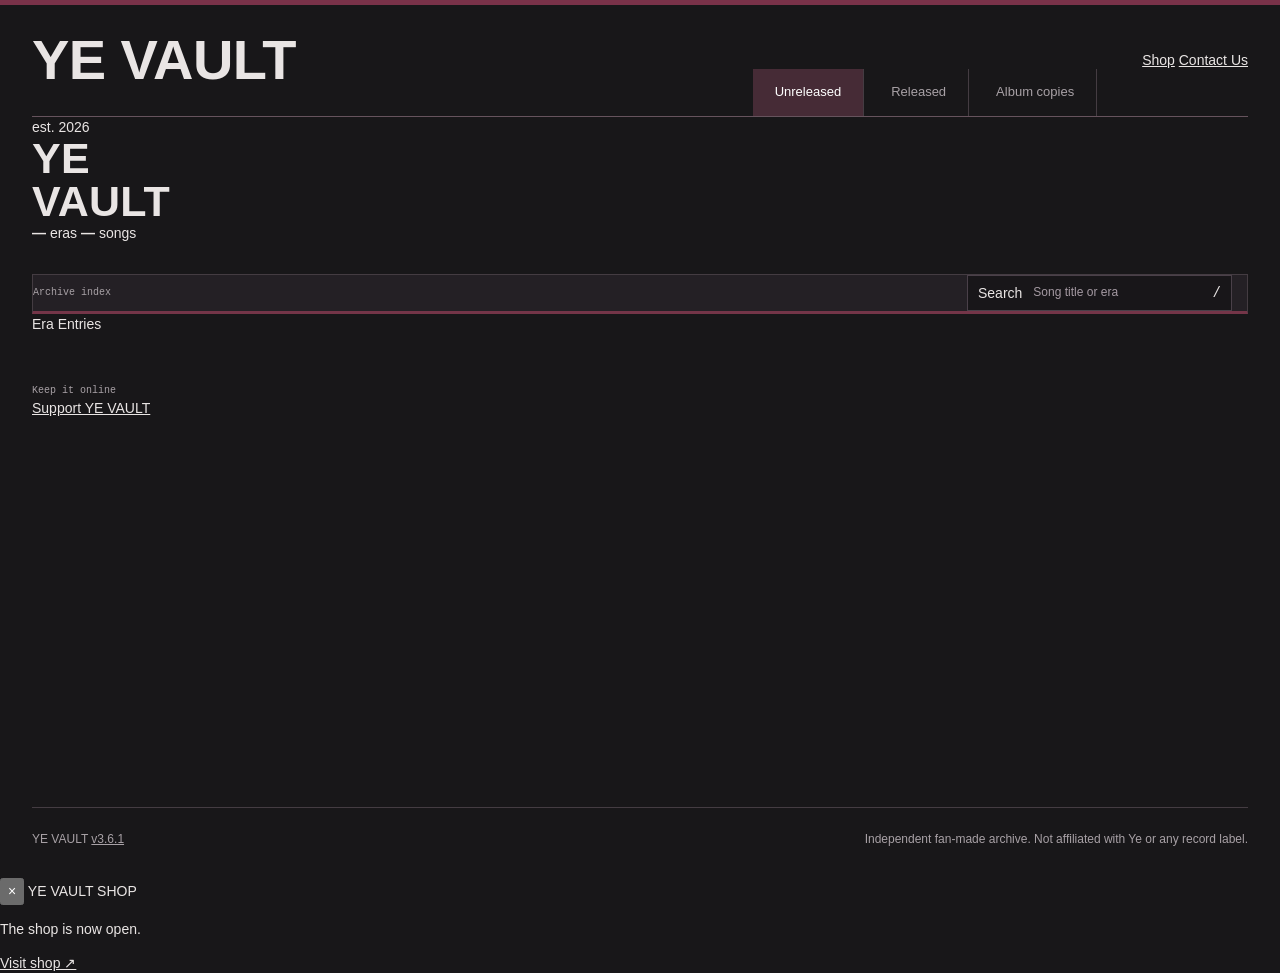
<file: index.html>
<!DOCTYPE html>
<html lang="en">
<head>
  <meta charset="UTF-8">
  <meta name="viewport" content="width=device-width, initial-scale=1.0">
  <meta name="theme-color" content="#0a0a0a">
  <title>YE VAULT</title>
 <link rel="icon" type="image/svg+xml" href="assets/favicon.svg">
  <link rel="preconnect" href="https://fonts.googleapis.com">
  <link rel="preconnect" href="https://fonts.gstatic.com" crossorigin>
  <link href="https://fonts.googleapis.com/css2?family=Unbounded:wght@300;400;500;600&family=DM+Sans:wght@300;400;500;600&display=swap" rel="stylesheet">
  <link rel="stylesheet" href="assets/style.css">
</head>
<body>

<header class="site-header">
  <a class="wordmark" href="#top" aria-label="YE Vault home">YE VAULT</a>

  <nav class="primary-nav" aria-label="Archive sections">
    <button class="nav-tab active" type="button" data-tab="u" onclick="switchTab('u','songs')">Unreleased</button>
    <button class="nav-tab" type="button" data-tab="r" onclick="switchTab('r','songs')">Released</button>
    <button class="nav-tab" type="button" data-tab="a" onclick="switchTab('a','links')">Album copies</button>
  </nav>

  <div class="header-links">
    <a href="https://shop.yevault.com" target="_blank" rel="noopener noreferrer">Shop</a>
    <a href="/contact/">Contact Us</a>
  </div>
</header>

<main id="top">
  <section class="masthead">
    <div class="masthead-kicker">est. 2026</div>
    <h1>YE<br>VAULT</h1>
    <div class="masthead-meta">
      <div class="archive-counts" aria-label="Archive statistics">
        <span><strong id="nav-eras">—</strong> eras</span>
        <span><strong id="nav-songs">—</strong> songs</span>
      </div>
    </div>
  </section>

  <section class="archive-shell" aria-label="Music archive">
    <div class="archive-toolbar">
      <div><div class="section-label">Archive index</div><a class="album-preview-link" id="album-preview-link" href="album-copies.html" hidden>Listen to album copies ↗</a></div>
      <label class="search-field" for="search-box">
        <span>Search</span>
        <input id="search-box" type="search" placeholder="Song title or era" oninput="onSearch(this.value)" autocomplete="off" spellcheck="false">
        <kbd>/</kbd>
      </label>
    </div>

    <div class="list-head" aria-hidden="true">
      <span>Era</span>
      <span>Entries</span>
    </div>

    <div class="era-list" id="era-list"></div>
  </section>

  <section class="support-strip">
    <div>
      <span class="section-label">Keep it online</span>
    </div>
    <a href="https://ko-fi.com/yevault" target="_blank" rel="noopener noreferrer">Support YE VAULT</a>
  </section>
</main>

<footer class="site-footer">
  <div>YE VAULT <span><a href="/version/" aria-label="Version history, v3.6.1">v3.6.1</a></span></div>
  <div>Independent fan-made archive. Not affiliated with Ye or any record label.</div>
</footer>

<button class="scroll-top" id="scroll-top" type="button" onclick="goToTop()" aria-label="Back to top">↑</button>

<div class="shop-notice" id="shop-popup" role="status">
  <button class="shop-notice-close" type="button" onclick="dismissShopNotice()" aria-label="Dismiss shop notice">×</button>
  <span>YE VAULT SHOP</span>
  <p>The shop is now open.</p>
  <a href="https://shop.yevault.com" target="_blank" rel="noopener noreferrer">Visit shop ↗</a>
</div>

<script src="assets/data.js?v=20261024-noemoji"></script>
<script src="assets/app.js?v=20261024-utf8"></script>
</body>
</html>
</file>
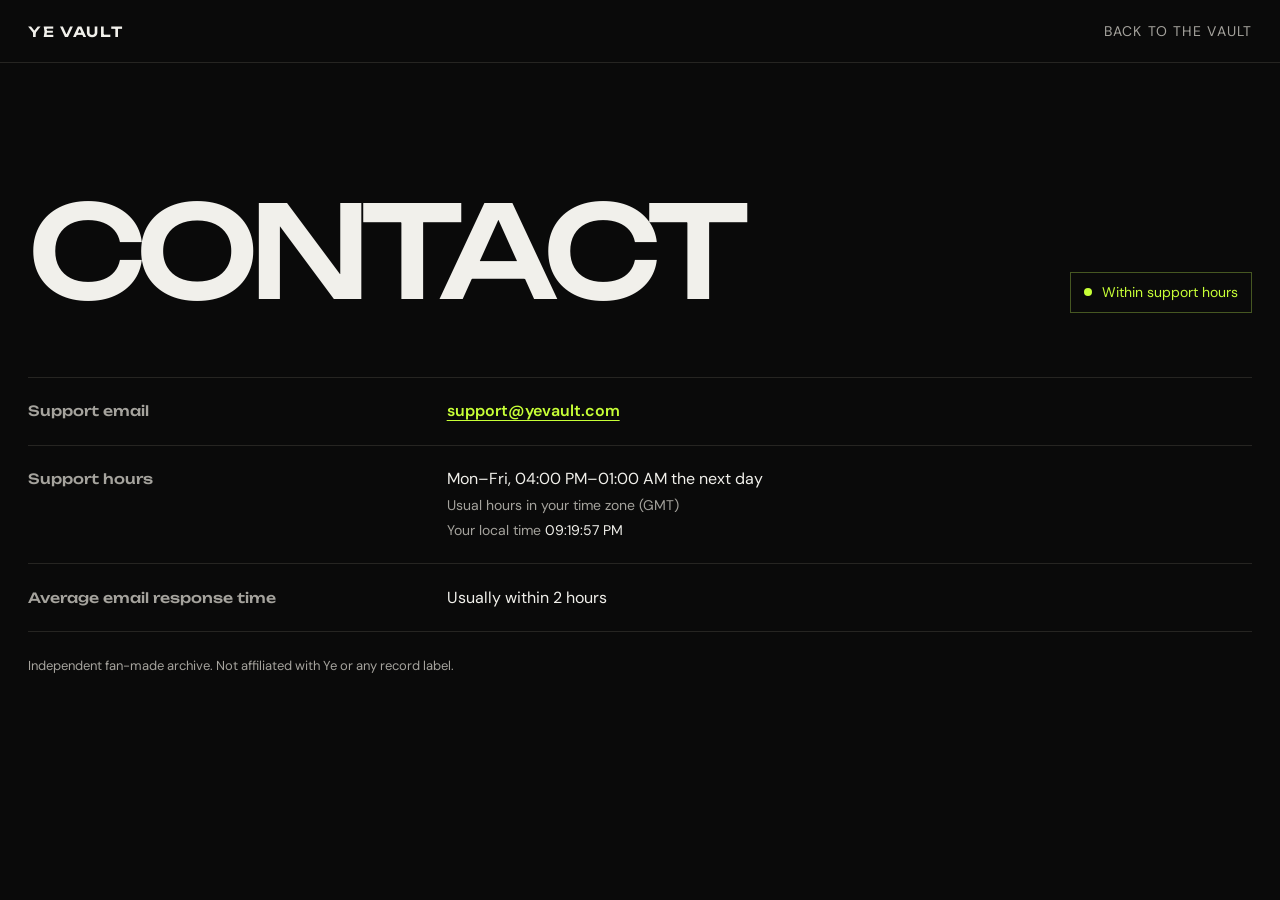
<file: contact/index.html>
<!doctype html>
<html lang="en">
<head>
  <meta charset="utf-8">
  <meta name="viewport" content="width=device-width, initial-scale=1">
  <meta name="theme-color" content="#0a0a0a">
  <title>Contact — YE VAULT</title>
  <link rel="icon" type="image/svg+xml" href="https://yevault.com/assets/favicon.svg">
  <link rel="preconnect" href="https://fonts.googleapis.com">
  <link rel="preconnect" href="https://fonts.gstatic.com" crossorigin>
  <link rel="stylesheet" href="https://fonts.googleapis.com/css2?family=DM+Sans:wght@400;500;600&amp;family=Unbounded:wght@400;500;600&amp;display=swap">
  <style>
    :root {
      color-scheme: dark;
      --bg: #0a0a0a;
      --ink: #f1f0eb;
      --muted: #a5a39d;
      --line: #262522;
      --accent: #c7ff37;
      --display: 'Unbounded', sans-serif;
      --gutter: clamp(14px, 3vw, 28px);
    }
    * { box-sizing: border-box; }
    body { margin: 0; background: var(--bg); color: var(--ink); font: 1rem/1.5 'DM Sans', sans-serif; }
    a { color: inherit; }
    a:focus-visible { outline: 2px solid var(--accent); outline-offset: 5px; }
    ::selection { background: var(--accent); color: var(--bg); }
    header { border-bottom: 1px solid var(--line); }
    .header-inner, main, footer { width: min(100%, 1480px); margin-inline: auto; padding-inline: var(--gutter); }
    .header-inner { min-height: 62px; display: flex; align-items: center; justify-content: space-between; gap: 1rem; }
    .wordmark { font: 600 .875rem var(--display); letter-spacing: .12em; text-decoration: none; }
    .archive-link { text-transform: uppercase; letter-spacing: .08em; font-size: .875rem; color: var(--muted); text-decoration: none; }
    .archive-link:hover, .wordmark:hover { color: var(--accent); }
    .masthead { display: flex; flex-wrap: wrap; align-items: flex-end; justify-content: space-between; gap: 1.5rem; padding-block: clamp(3rem, 10vw, 8rem) clamp(2rem, 5vw, 4rem); border-bottom: 1px solid var(--line); }
    h1 { margin: 0; font: 500 clamp(2.35rem, 10vw, 9rem)/.95 var(--display); letter-spacing: -.075em; }
    .status { display: inline-flex; align-items: center; gap: .65rem; margin: 0; padding: .55rem .8rem; border: 1px solid var(--line); font-size: .875rem; color: var(--muted); }
    .status[hidden] { display: none; }
    .status::before { content: ''; width: .5rem; height: .5rem; border-radius: 50%; background: currentColor; }
    .status[data-open="true"] { color: var(--accent); border-color: #465722; }
    dl { margin: 0; }
    dl > div { display: grid; grid-template-columns: minmax(15rem, 1fr) 2fr; align-items: baseline; gap: 1rem; padding: 1.35rem 0; border-bottom: 1px solid var(--line); }
    dt { font: 500 .875rem/1.5 var(--display); color: var(--muted); }
    dd { margin: 0; overflow-wrap: anywhere; }
    .schedule-line { display: block; font-variant-numeric: tabular-nums; }
    .zone { display: block; color: var(--muted); font-size: .875rem; margin-top: .25rem; }
    .local-clock { font-variant-numeric: tabular-nums; color: var(--ink); }
    .email { display: inline-block; color: var(--accent); font-weight: 600; text-underline-offset: .24em; }
    .email:hover { color: var(--ink); }
    footer { padding-block: 1.5rem; font-size: .8125rem; color: var(--muted); }
    @media (max-width: 560px) {
      dl > div { grid-template-columns: 1fr; gap: .35rem; padding-block: 1rem; }
    }
  </style>
</head>
<body>
  <header>
    <div class="header-inner">
      <a class="wordmark" href="https://yevault.com/" aria-label="YE Vault home">YE VAULT</a>
      <a class="archive-link" href="https://yevault.com/">Back to the vault</a>
    </div>
  </header>
  <main>
    <div class="masthead">
      <h1>CONTACT</h1>
      <p class="status" id="support-status" hidden></p>
    </div>
    <dl>
      <div>
        <dt>Support email</dt>
        <dd><a class="email" href="mailto:support@yevault.com">support@yevault.com</a></dd>
      </div>
      <div>
        <dt>Support hours</dt>
        <dd>
          <span id="schedule">Monday–Friday, usually 10 AM–7 PM Central Time</span>
          <span class="zone" id="schedule-zone" hidden></span>
          <span class="zone" id="clock-row" hidden>Your local time <time class="local-clock" id="local-clock"></time></span>
        </dd>
      </div>
      <div>
        <dt>Average email response time</dt>
        <dd>Usually within 2 hours</dd>
      </div>
    </dl>
  </main>
  <footer>Independent fan-made archive. Not affiliated with Ye or any record label.</footer>
  <script>
    const central = new Intl.DateTimeFormat('en-US', {
      timeZone: 'America/Chicago', year: 'numeric', month: 'numeric', day: 'numeric',
      hour: 'numeric', minute: 'numeric', hourCycle: 'h23',
    });
    const localTime = new Intl.DateTimeFormat(undefined, { hour: '2-digit', minute: '2-digit' });
    const clockTime = new Intl.DateTimeFormat(undefined, { hour: '2-digit', minute: '2-digit', second: '2-digit' });
    const localDay = new Intl.DateTimeFormat(undefined, { weekday: 'short' });
    const localDate = new Intl.DateTimeFormat('en-CA');
    const localZone = new Intl.DateTimeFormat(undefined, { timeZoneName: 'shortGeneric' });
    const opens = 10;
    const closes = 19;
    const dayLength = 86_400_000;

    function centralParts(instant) {
      return Object.fromEntries(central.formatToParts(instant).map(({ type, value }) => [type, Number(value)]));
    }

    function centralInstant(day, hour) {
      const target = day + hour * 3_600_000;
      // At 10 AM and 7 PM Central, the wall time is unique even on clock-change days.
      const guess = target + 6 * 3_600_000;
      const parts = centralParts(guess);
      const wallTime = Date.UTC(parts.year, parts.month - 1, parts.day, parts.hour, parts.minute);
      return guess + target - wallTime;
    }

    function supportHours(now) {
      const parts = centralParts(now);
      const today = Date.UTC(parts.year, parts.month - 1, parts.day);
      const weekday = new Date(today).getUTCDay();
      const monday = today + (weekday === 0 ? 1 : weekday === 6 ? 2 : 1 - weekday) * dayLength;
      const windows = [];
      for (let index = 0; index < 5; index++) {
        const day = monday + index * dayLength;
        const start = centralInstant(day, opens);
        const end = centralInstant(day, closes);
        const startDay = localDay.format(start);
        const nextDay = localDate.format(start) !== localDate.format(end);
        const hours = `${localTime.format(start)}–${localTime.format(end)}${nextDay ? ' the next day' : ''}`;
        const previous = windows.at(-1);
        if (previous?.hours === hours) {
          previous.last = startDay;
        } else {
          windows.push({ first: startDay, last: startDay, hours });
        }
      }
      return { windows, open: weekday >= 1 && weekday <= 5 && parts.hour >= opens && parts.hour < closes };
    }

    function renderHours() {
      const now = new Date();
      const { windows, open } = supportHours(now);
      const schedule = document.getElementById('schedule');
      const zone = document.getElementById('schedule-zone');
      const status = document.getElementById('support-status');
      const lines = windows.map(({ first, last, hours }) => {
        const line = document.createElement('span');
        line.className = 'schedule-line';
        line.textContent = `${first === last ? first : `${first}–${last}`}, ${hours}`;
        return line;
      });
      schedule.replaceChildren(...lines);
      const zoneName = localZone.formatToParts(now).find(({ type }) => type === 'timeZoneName')?.value;
      zone.textContent = zoneName ? `Usual hours in your time zone (${zoneName})` : 'Usual hours in your time zone';
      zone.hidden = false;
      status.textContent = open ? 'Within support hours' : 'Outside support hours';
      status.dataset.open = open;
      status.hidden = false;
    }

    function renderClock() {
      const now = new Date();
      const clock = document.getElementById('local-clock');
      clock.textContent = clockTime.format(now);
      clock.dateTime = now.toISOString();
    }

    renderClock();
    document.getElementById('clock-row').hidden = false;
    setInterval(renderClock, 1_000);
    renderHours();
    setInterval(renderHours, 30_000);
  </script>
</body>
</html>
</file>
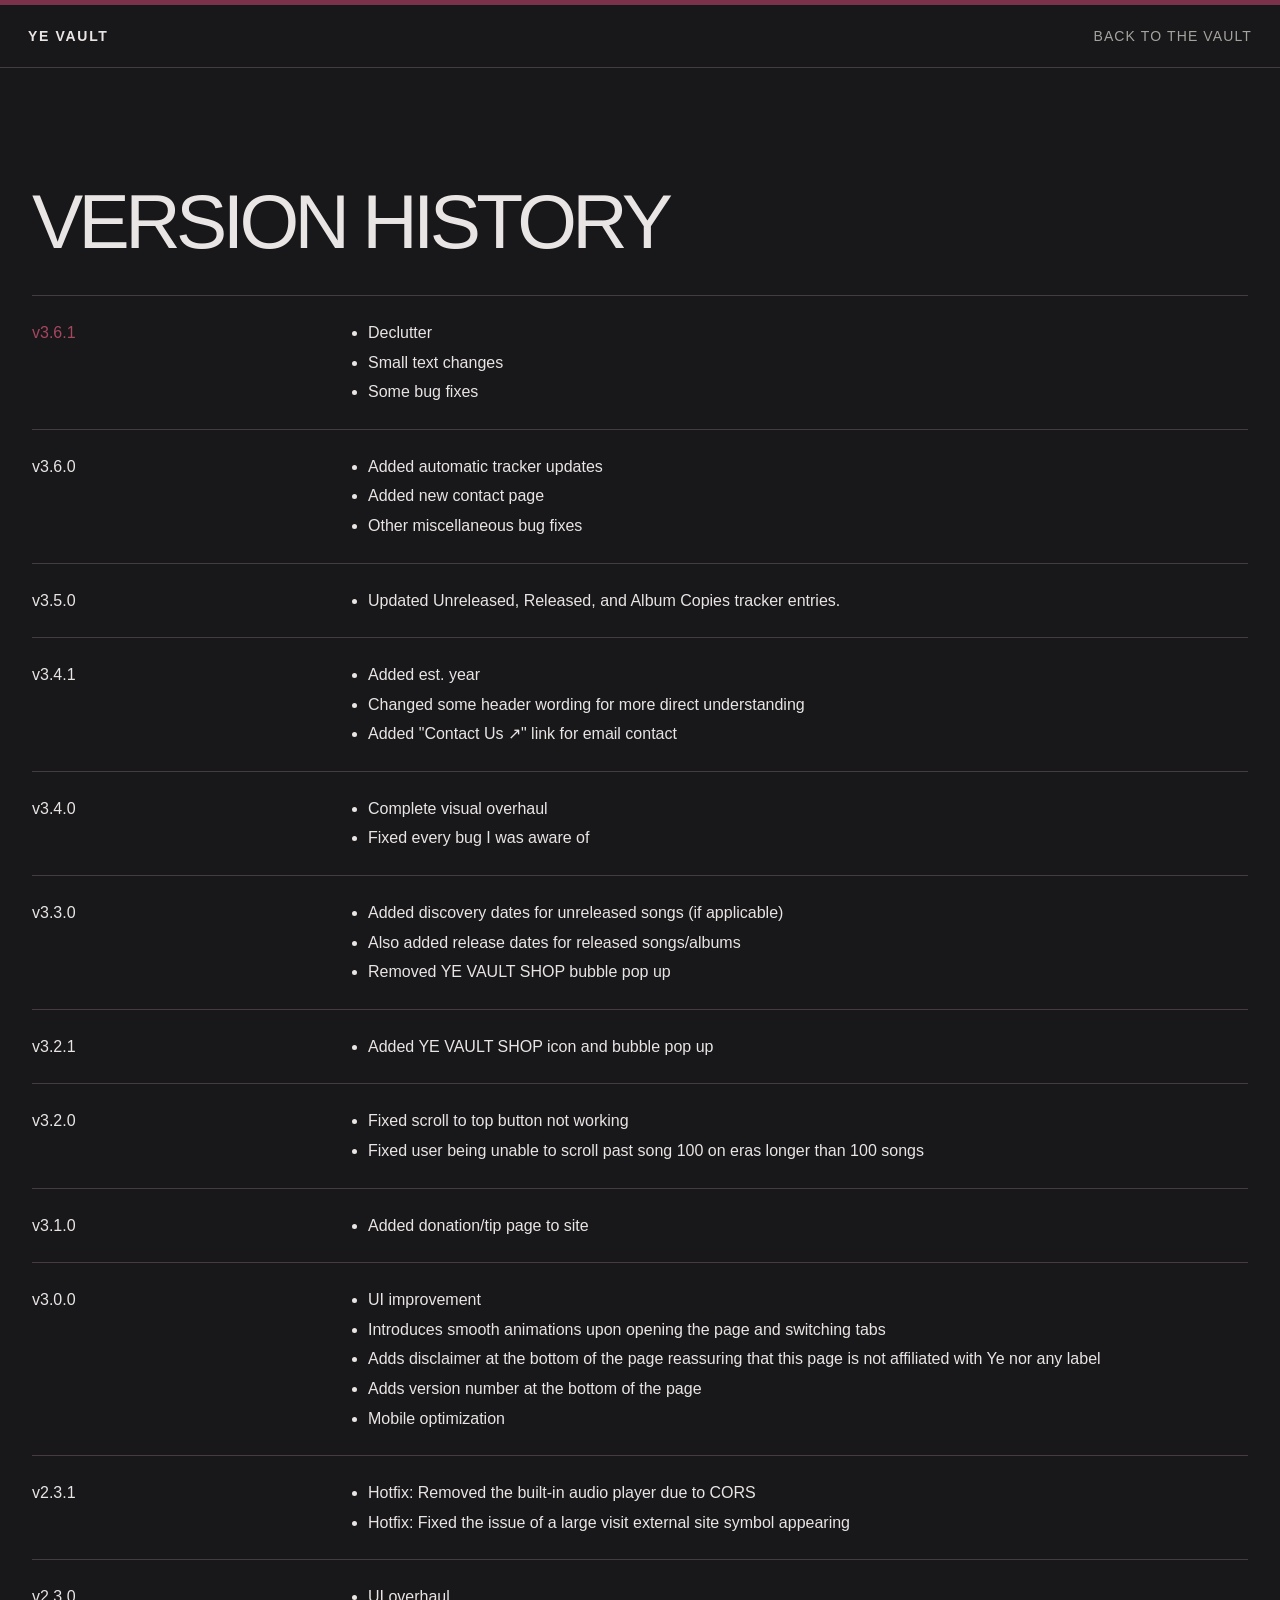
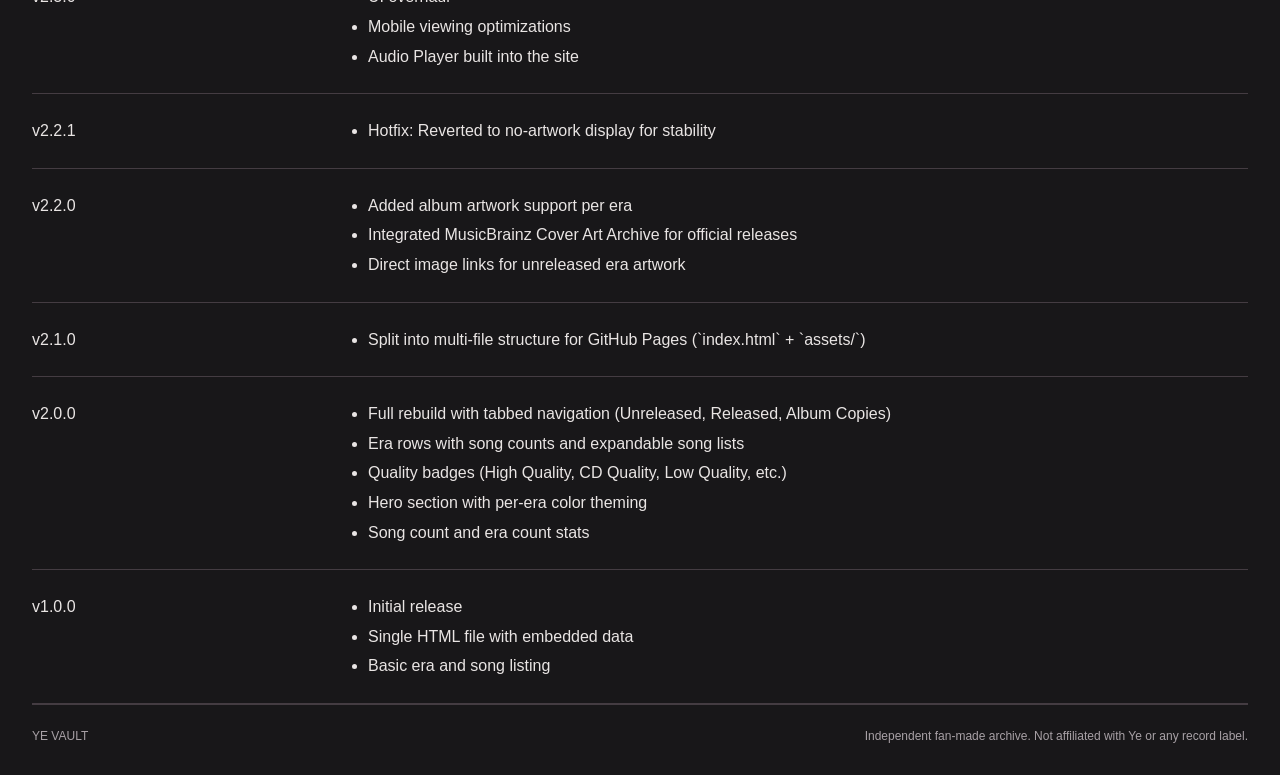
<file: version/index.html>
<!DOCTYPE html>
<html lang="en">
<head>
  <meta charset="utf-8">
  <meta name="viewport" content="width=device-width, initial-scale=1">
  <meta name="theme-color" content="#0a0a0a">
  <title>Version history — YE VAULT</title>
  <link rel="icon" type="image/svg+xml" href="/assets/favicon.svg">
  <link rel="stylesheet" href="/assets/style.css">
  <style>
    .history-header { --gutter: clamp(14px, 3vw, 28px); }
    .history-header, .history-header * { box-sizing: border-box; }
    .history-header { font: 1rem/1.5 var(--sans); --muted: #a5a39d; }
    .history-header a:focus-visible { outline: 2px solid var(--accent); outline-offset: 5px; }
    .history-header { border-bottom: 1px solid var(--line); }
    .history-header .header-inner { width: min(100%, 1480px); margin-inline: auto; padding-inline: var(--gutter); }
    .history-header .header-inner { min-height: 62px; display: flex; align-items: center; justify-content: space-between; gap: 1rem; }
    .history-header .wordmark { font: 600 .875rem var(--display); letter-spacing: .12em; text-decoration: none; }
    .history-header .archive-link { text-transform: uppercase; letter-spacing: .08em; font-size: .875rem; color: var(--muted); text-decoration: none; }
    .history-header .archive-link:hover, .history-header .wordmark:hover { color: var(--accent); }
    .history-title { margin: 0; padding: clamp(3rem, 9vw, 7rem) 0 2rem; border-bottom: 1px solid var(--line); font: 500 clamp(1.65rem, 6vw, 5rem)/1.08 var(--display); letter-spacing: -.06em; text-transform: uppercase; }
    .release { display: grid; grid-template-columns: minmax(8rem, 1fr) 3fr; gap: 1rem; padding: 1.5rem 0; border-bottom: 1px solid var(--line); }
    .release h2 { margin: 0; font: 500 1rem/1.6 var(--display); }
    .release:first-of-type h2 { color: var(--accent); }
    .release ul { margin: 0; padding-inline-start: 1.25em; font-size: 1rem; line-height: 1.6; }
    .release li + li { margin-top: .25rem; }
    @media (max-width: 560px) {
      .release { grid-template-columns: 1fr; gap: .5rem; }
    }
  </style>
</head>
<body>
  <header class="history-header">
    <div class="header-inner">
      <a class="wordmark" href="/" aria-label="YE Vault home">YE VAULT</a>
      <a class="archive-link" href="/">Back to the vault</a>
    </div>
  </header>
  <main>
    <h1 class="history-title">Version history</h1>
    <section class="release">
      <h2>v3.6.1</h2>
      <ul>
        <li>Declutter</li>
        <li>Small text changes</li>
        <li>Some bug fixes</li>
      </ul>
    </section>
    <section class="release">
      <h2>v3.6.0</h2>
      <ul>
        <li>Added automatic tracker updates</li>
        <li>Added new contact page</li>
        <li>Other miscellaneous bug fixes</li>
      </ul>
    </section>
    <section class="release">
      <h2>v3.5.0</h2>
      <ul>
        <li>Updated Unreleased, Released, and Album Copies tracker entries.</li>
      </ul>
    </section>
    <section class="release">
      <h2>v3.4.1</h2>
      <ul>
        <li>Added est. year</li>
        <li>Changed some header wording for more direct understanding</li>
        <li>Added "Contact Us ↗" link for email contact</li>
      </ul>
    </section>
    <section class="release">
      <h2>v3.4.0</h2>
      <ul>
        <li>Complete visual overhaul</li>
        <li>Fixed every bug I was aware of</li>
      </ul>
    </section>
    <section class="release">
      <h2>v3.3.0</h2>
      <ul>
        <li>Added discovery dates for unreleased songs (if applicable)</li>
        <li>Also added release dates for released songs/albums</li>
        <li>Removed YE VAULT SHOP bubble pop up</li>
      </ul>
    </section>
    <section class="release">
      <h2>v3.2.1</h2>
      <ul>
        <li>Added YE VAULT SHOP icon and bubble pop up</li>
      </ul>
    </section>
    <section class="release">
      <h2>v3.2.0</h2>
      <ul>
        <li>Fixed scroll to top button not working</li>
        <li>Fixed user being unable to scroll past song 100 on eras longer than 100 songs</li>
      </ul>
    </section>
    <section class="release">
      <h2>v3.1.0</h2>
      <ul>
        <li>Added donation/tip page to site</li>
      </ul>
    </section>
    <section class="release">
      <h2>v3.0.0</h2>
      <ul>
        <li>UI improvement</li>
        <li>Introduces smooth animations upon opening the page and switching tabs</li>
        <li>Adds disclaimer at the bottom of the page reassuring that this page is not affiliated with Ye nor any label</li>
        <li>Adds version number at the bottom of the page</li>
        <li>Mobile optimization</li>
      </ul>
    </section>
    <section class="release">
      <h2>v2.3.1</h2>
      <ul>
        <li>Hotfix: Removed the built-in audio player due to CORS</li>
        <li>Hotfix: Fixed the issue of a large visit external site symbol appearing</li>
      </ul>
    </section>
    <section class="release">
      <h2>v2.3.0</h2>
      <ul>
        <li>UI overhaul</li>
        <li>Mobile viewing optimizations</li>
        <li>Audio Player built into the site</li>
      </ul>
    </section>
    <section class="release">
      <h2>v2.2.1</h2>
      <ul>
        <li>Hotfix: Reverted to no-artwork display for stability</li>
      </ul>
    </section>
    <section class="release">
      <h2>v2.2.0</h2>
      <ul>
        <li>Added album artwork support per era</li>
        <li>Integrated MusicBrainz Cover Art Archive for official releases</li>
        <li>Direct image links for unreleased era artwork</li>
      </ul>
    </section>
    <section class="release">
      <h2>v2.1.0</h2>
      <ul>
        <li>Split into multi-file structure for GitHub Pages (`index.html` + `assets/`)</li>
      </ul>
    </section>
    <section class="release">
      <h2>v2.0.0</h2>
      <ul>
        <li>Full rebuild with tabbed navigation (Unreleased, Released, Album Copies)</li>
        <li>Era rows with song counts and expandable song lists</li>
        <li>Quality badges (High Quality, CD Quality, Low Quality, etc.)</li>
        <li>Hero section with per-era color theming</li>
        <li>Song count and era count stats</li>
      </ul>
    </section>
    <section class="release">
      <h2>v1.0.0</h2>
      <ul>
        <li>Initial release</li>
        <li>Single HTML file with embedded data</li>
        <li>Basic era and song listing</li>
      </ul>
    </section>
  </main>
  <footer class="site-footer">
    <div>YE VAULT</div>
    <div>Independent fan-made archive. Not affiliated with Ye or any record label.</div>
  </footer>
</body>
</html>
</file>
<file: assets/style.css>
:root{color-scheme:dark;--bg:#181719;--panel:#211f22;--ink:#e9e5e4;--muted:#a8a1a6;--dim:#837c82;--line:#443c42;--line-soft:#342f34;--accent:#a64760;--sans:'IBM Plex Sans',sans-serif;--display:'Barlow Condensed',sans-serif;--mono:'Courier New',monospace}
*{box-sizing:border-box}html{scroll-behavior:smooth;scroll-padding-top:24px}body{margin:0;background:var(--bg);color:var(--ink);font:14px/1.45 var(--sans);-webkit-font-smoothing:antialiased;border-top:5px solid #793249}a{color:inherit}button,input{font:inherit}button{cursor:pointer}button,a,input{-webkit-tap-highlight-color:transparent}:focus-visible{outline:2px solid #d8869c;outline-offset:4px}::selection{background:#783448;color:#fff}[hidden]{display:none!important}
.site-header,main,.site-footer{width:min(1320px,calc(100% - 64px));margin-inline:auto}.site-header{display:grid;grid-template-columns:1fr auto auto;align-items:center;gap:45px;min-height:112px;border-bottom:1px solid #66535d}.wordmark{font:700 56px/.9 var(--display);letter-spacing:-.6px;text-decoration:none}.primary-nav{display:flex;align-self:end;gap:5px}.header-nav{display:flex;align-items:center;gap:8px;padding:17px 22px;border:1px solid transparent;border-bottom:0;color:var(--muted);font-size:14px;text-decoration:none}.header-nav.active{border-color:#66535d;color:var(--ink);background:#262027;position:relative}.header-nav.active:after{content:'';position:absolute;left:0;right:0;height:2px;bottom:-1px;background:#262027}.header-nav:hover{color:#fff}.nav-play{width:17px;height:17px;flex-shrink:0}.shop-link{font-size:12px;text-decoration:none;color:var(--muted);border-left:1px solid var(--line);padding-left:28px}.shop-link:hover{color:#fff}.external-arrow{display:inline-block;width:15px;height:15px;vertical-align:-3px}
main{min-height:calc(100vh - 210px)}.archive-shell{padding:30px 0 44px}.archive-title{display:flex;align-items:end;justify-content:space-between;gap:25px;margin-bottom:28px}.page-path{font:10px/1.4 var(--mono);letter-spacing:1px;color:var(--muted);margin-bottom:9px}h1{font:600 43px/1 var(--display);letter-spacing:.2px;margin:0}.archive-totals{display:flex;gap:25px;color:var(--muted);font-size:11px;font-family:var(--mono)}.archive-totals b{font-size:15px;font-weight:400;color:var(--ink)}.archive-toolbar{display:flex;align-items:center;justify-content:space-between;gap:25px;border:1px solid var(--line);border-bottom:3px solid #743548;background:#242025;padding:0 15px 0 0}.archive-tabs{display:flex;align-self:stretch}.nav-tab{background:none;color:var(--muted);border:0;border-right:1px solid var(--line);padding:14px 22px;white-space:nowrap;font-size:13px}.nav-tab>span{font:10px var(--mono);color:#b68c9b;margin-left:9px}.nav-tab.active{background:#462b36;color:#fff}.nav-tab:hover{background:#352830;color:#fff}.search-field{display:flex;align-items:center;gap:9px;background:#181619;border:1px solid #4a4049;padding:7px 10px;width:265px}.search-field svg{width:15px;height:15px;flex-shrink:0;color:var(--muted)}.search-field input{color:var(--ink);background:none;border:0;outline:0;font-size:12px;min-width:0;width:100%}.search-field input::placeholder{color:#a59aa3}.search-field:focus-within{border-color:#b27388}.catalog-layout{display:grid;grid-template-columns:185px minmax(0,1fr);gap:26px;margin-top:23px}.catalog-sidebar{align-self:start;position:sticky;top:22px}.sidebar-heading{font:10px var(--mono);text-transform:uppercase;letter-spacing:.7px;padding:12px 0;border-bottom:1px solid var(--line);color:var(--muted)}.period-links{display:grid;margin-top:8px}.period-filter{display:flex;align-items:center;justify-content:space-between;background:none;border:0;text-align:left;color:var(--muted);padding:8px 10px;font-size:12px}.period-filter.active{color:#f5d8e1;background:#34242d;border-left:2px solid var(--accent);padding-left:8px}.period-filter:hover{color:var(--ink);background:#2b242b}.linked-filter{display:flex;gap:8px;align-items:start;margin-top:20px;padding:17px 0;border-top:1px solid var(--line);font-size:11px;color:var(--muted)}.linked-filter input{accent-color:var(--accent);margin:2px 0 0}.sidebar-links{border-top:1px solid var(--line);padding-top:16px;display:grid;gap:13px}.sidebar-links a{display:flex;justify-content:space-between;font-size:11px;text-decoration:none;color:var(--muted)}.sidebar-links a:hover{color:var(--ink)}
.catalog-records{border:1px solid var(--line);min-width:0;align-self:start}.catalog-heading,.era-row{display:grid;grid-template-columns:minmax(0,1fr) 125px 90px 28px;align-items:center;gap:20px}.catalog-heading{background:#2d252d;color:#b8aeb6;font:10px var(--mono);padding:10px 16px;border-bottom:1px solid #64515c}.catalog-heading>:nth-child(3){text-align:right}.era-wrap{border-bottom:1px solid var(--line-soft)}.era-wrap:last-child{border:0}.era-wrap:nth-child(even){background:#201d21}.era-row{min-height:65px;padding:13px 16px;cursor:pointer}.era-row:hover{background:#30252d}.era-row.active{background:#3b2833;box-shadow:inset 3px 0 #c36b87}.era-description{display:flex;align-items:center;gap:15px;min-width:0}.era-code{font:10px var(--mono);color:#98848f;min-width:21px}.era-row-name{font-size:16px;font-weight:500;line-height:1.3;overflow-wrap:anywhere}.era-years{font:11px var(--mono);color:var(--muted);white-space:nowrap}.era-pill{font:12px var(--mono);text-align:right;color:#d8cbd2}.era-toggle{text-align:right;font:20px/1 var(--mono);color:#c18f9f}.songs-panel{display:none}.songs-panel.open{display:block}.songs-inner{padding:0 16px 16px;background:#181519;border-top:1px solid #64404f}.song-head,.song-item{display:grid;grid-template-columns:26px minmax(0,1fr) 105px 53px 20px 16px;gap:12px;align-items:center}.song-head{font:9px var(--mono);color:#bcabb5;padding:12px 0 9px;border-bottom:1px solid #584450}.song-item{min-height:40px;padding:9px 0;border-bottom:1px solid #352c34}.song-item:last-child{border:0}.song-item:hover{background:#282029}.song-num{font:10px var(--mono);color:#8d7d87}.song-name{font-size:12px;line-height:1.5;overflow-wrap:anywhere}.song-quality{font:10px/1.4 var(--mono);color:#b9aeb6}.q-na{color:#8b8089}.q-cd,.q-high,.q-other{color:#d4b6c3}.song-len{font:10px var(--mono);color:var(--muted)}.song-open{text-align:center;text-decoration:none;color:#d1a0b2}.song-open .external-arrow{width:16px;height:16px}.song-open:hover{color:#fff}.note-toggle{background:none;border:0;color:var(--muted);padding:0;font-size:17px}.song-note{display:none;font-size:12px;color:var(--muted);padding:14px 30px}.song-item.expanded+.song-note{display:block}.catalog-bottom{padding:11px 16px;border-top:1px solid var(--line);font:10px var(--mono);color:var(--muted);background:#242025}.no-results{padding:40px 16px;font-size:13px;color:var(--muted)}.album-preview-link{display:inline-flex;align-items:center;gap:8px;text-decoration:none;border:1px solid #674450;font-size:11px;padding:8px 12px;margin-top:14px;color:#e4b9ca}.album-preview-link:hover{background:#382632}
.site-footer{display:flex;align-items:center;justify-content:space-between;gap:25px;border-top:1px solid var(--line);padding:23px 0 30px;color:var(--muted);font-size:12px}.footer-links{display:flex;gap:24px}.footer-links a{text-decoration:none}.footer-links a:hover{color:#fff}.scroll-top{position:fixed;right:15px;bottom:15px;width:33px;height:33px;border:1px solid var(--line);background:var(--panel);color:var(--ink);opacity:0;pointer-events:none}.scroll-top.visible{opacity:1;pointer-events:auto}.section-label{font:10px var(--mono);color:var(--muted)}
@media(max-width:1100px){.site-header,main,.site-footer{width:calc(100% - 40px)}.catalog-layout{grid-template-columns:155px minmax(0,1fr);gap:18px}.catalog-heading,.era-row{grid-template-columns:minmax(0,1fr) 90px 60px 18px;gap:12px}.nav-tab{padding:14px 15px}.nav-tab>span{display:none}.song-head,.song-item{grid-template-columns:22px minmax(0,1fr) 86px 46px 17px 14px;gap:8px}.era-row-name{font-size:15px}}
@media(max-width:760px){.site-header{min-height:90px;gap:18px}.wordmark{font-size:42px}.header-nav{font-size:12px;padding:14px 13px}.shop-link{padding-left:15px;font-size:11px}.archive-title{margin-bottom:22px}h1{font-size:36px}.archive-totals{gap:12px;font-size:9px}.archive-totals b{font-size:12px}.archive-toolbar{display:block;padding:0}.archive-tabs{width:100%}.nav-tab{flex:1;padding:12px 10px;font-size:12px}.nav-tab:last-child{border-right:0}.search-field{width:auto;margin:10px}.catalog-layout{display:block;margin-top:16px}.catalog-sidebar{position:static;margin-bottom:15px;display:flex;gap:14px;align-items:center;flex-wrap:wrap}.sidebar-heading,.sidebar-links{display:none}.period-links{display:flex;gap:2px;overflow-x:auto;margin:0;width:100%}.period-filter{white-space:nowrap;font-size:10px;padding:7px 8px;flex-shrink:0}.period-filter span{display:none}.linked-filter{border:0;padding:0;margin:0 0 2px;font-size:11px}.catalog-heading,.era-row{grid-template-columns:minmax(0,1fr) 83px 52px 16px;gap:10px;padding-left:12px;padding-right:12px}.era-row{min-height:62px}.era-description{gap:9px}.era-code{font-size:9px;min-width:16px}.era-row-name{font-size:14px}.era-years{font-size:9px}.era-pill{font-size:10px}.songs-inner{padding:0 10px 12px}.song-name{font-size:11px}.song-quality{font-size:9px}.catalog-heading{font-size:8px}}
@media(max-width:450px){.site-header,main,.site-footer{width:calc(100% - 28px)}.site-header{grid-template-columns:1fr auto;gap:12px 20px;padding-top:18px;min-height:0}.wordmark{font-size:40px}.primary-nav{grid-column:1/-1;grid-row:2;margin-top:5px}.header-nav{padding:11px 17px}.shop-link{grid-column:2;grid-row:1;border:0;padding:0}.archive-shell{padding-top:24px}.page-path{font-size:8px}.archive-totals{flex-direction:column;gap:3px;text-align:right}.catalog-heading,.era-row{grid-template-columns:minmax(0,1fr) 65px 40px 12px;gap:7px}.era-row{min-height:66px}.era-code{display:none}.era-row-name{font-size:13px}.era-years{font-size:8px}.era-pill{font-size:10px}.era-toggle{font-size:16px}.period-filter{font-size:9px;padding:7px 6px}.song-head,.song-item{grid-template-columns:minmax(0,1fr) 65px 32px 14px;gap:6px}.song-head .song-num,.song-item .song-num,.song-head>:last-child,.song-item>:last-child{display:none}.song-item.has-note{grid-template-columns:minmax(0,1fr) 58px 30px 14px 12px}.song-item.has-note>:last-child{display:block}.song-quality{font-size:8px}.song-name{font-size:10px}.song-len{font-size:9px}.site-footer{font-size:11px}.footer-links{gap:18px}}
@media(prefers-reduced-motion:reduce){html{scroll-behavior:auto}}
</file>
